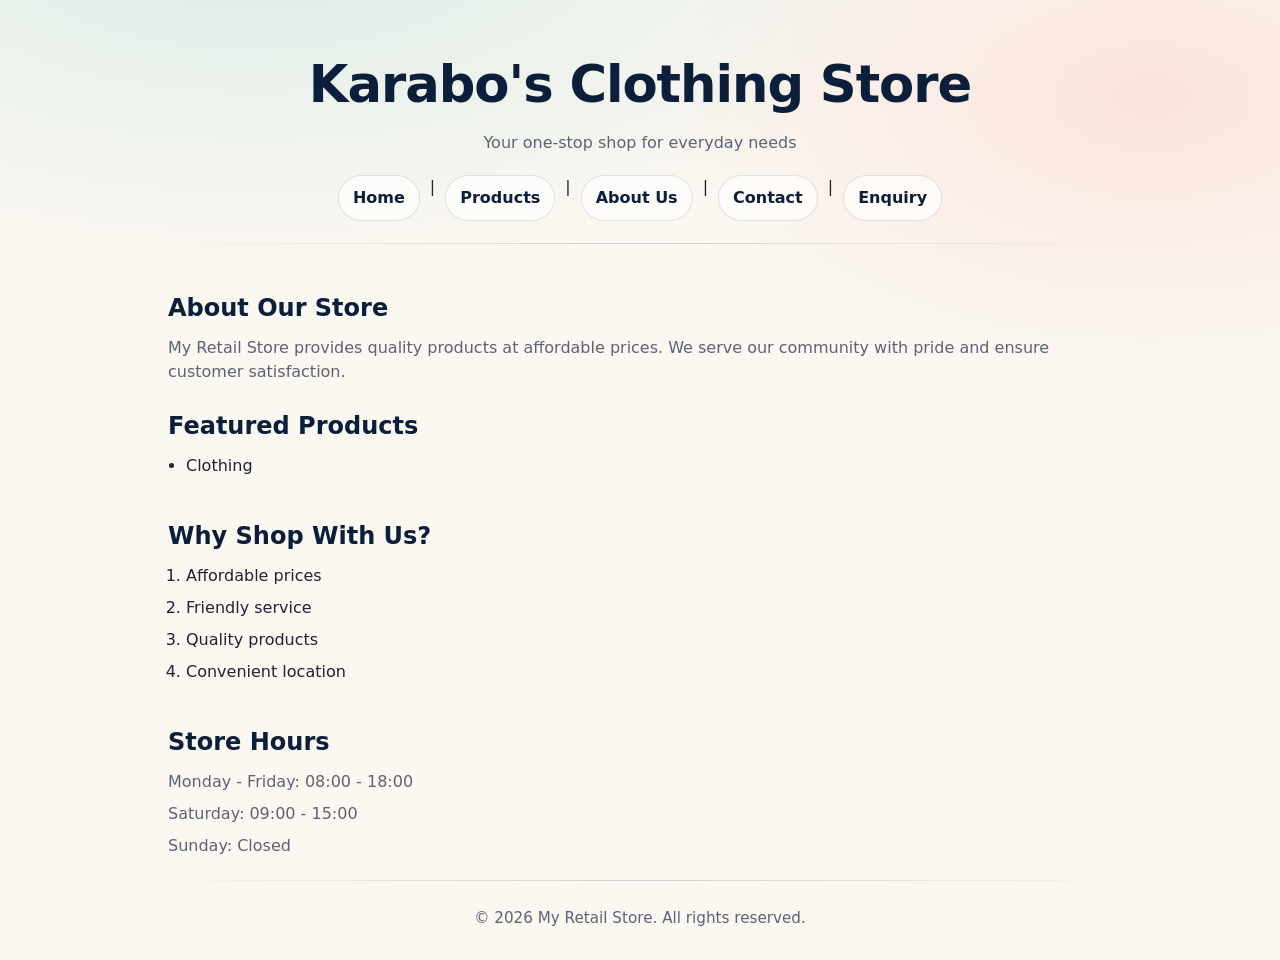
<file: index.html>
<!DOCTYPE html>
<html lang="en">
<head>
    <meta charset="UTF-8">
    <meta name="viewport" content="width=device-width, initial-scale=1.0">
    <title>My Retail Store</title>
    <link rel="stylesheet" href="style.css">
</head>

<body>
    

    <header>
        <h1> Karabo's Clothing Store </h1>
        <p>Your one-stop shop for everyday needs</p>
    </header>

    <nav>
        <a href="index.html">Home</a> |
        <a href="products.html">Products</a> |
        <a href="about.html">About Us</a> |
        <a href="contact.html">Contact</a> |
        <a href="enquiry.html">Enquiry</a>
    </nav>

    <hr>

    <section>
        <h2>About Our Store</h2>
        <p>
            My Retail Store provides quality products at affordable prices.
            We serve our community with pride and ensure customer satisfaction.
        </p>
    </section>

    <section>
        <h2>Featured Products</h2>
        <ul>
            <li>Clothing</li> 
        </ul>
    </section>

    <section>
        <h2>Why Shop With Us?</h2>
        <ol>
            <li>Affordable prices</li>
            <li>Friendly service</li>
            <li>Quality products</li>
            <li>Convenient location</li>
        </ol>
    </section>

    <section>
        <h2>Store Hours</h2>
        <p>Monday - Friday: 08:00 - 18:00</p>
        <p>Saturday: 09:00 - 15:00</p>
        <p>Sunday: Closed</p>
    </section>

    <hr>

    <footer>
        <p>&copy; 2026 My Retail Store. All rights reserved.</p>
    </footer>

</body>
</html>
</file>
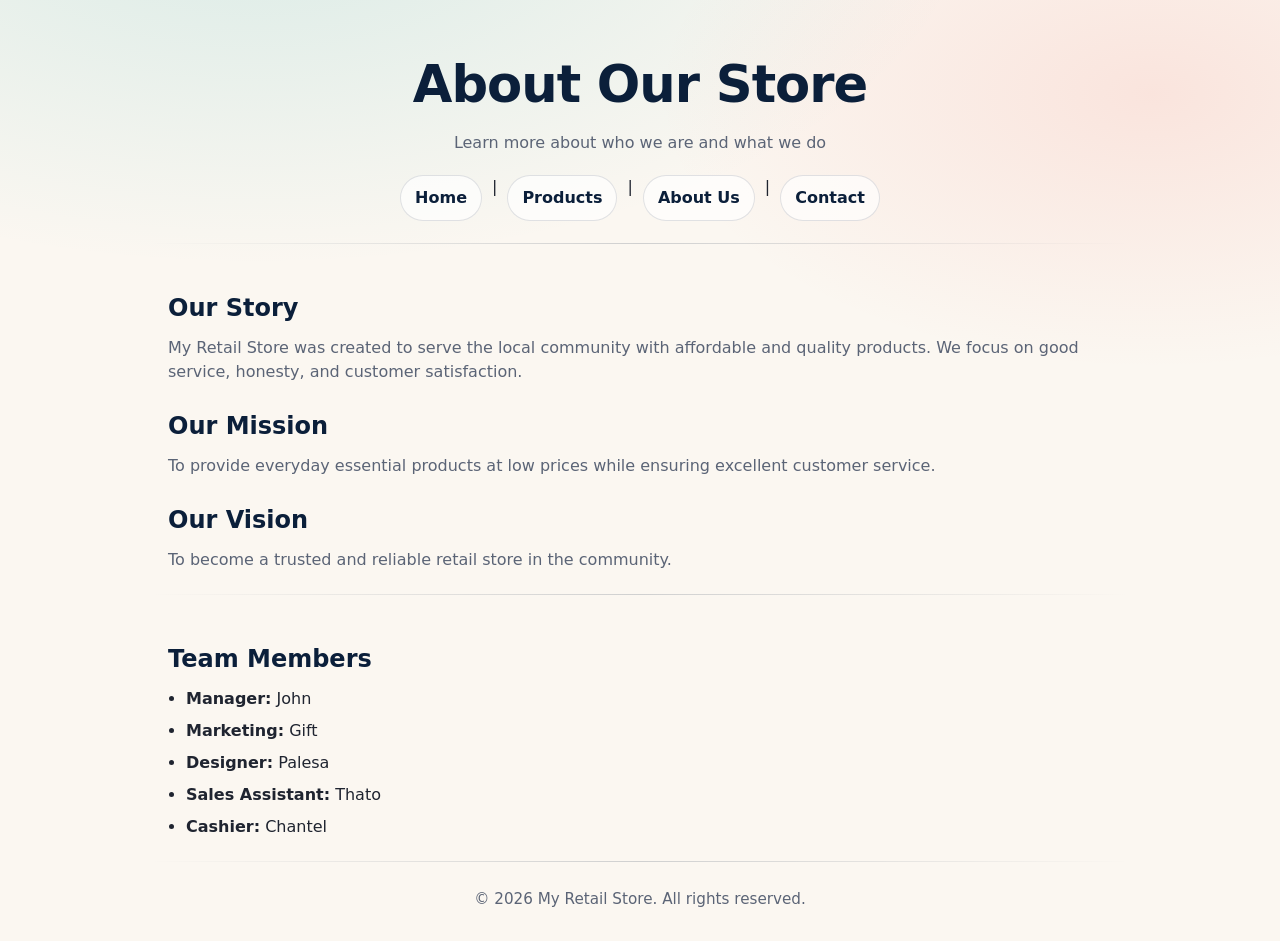
<file: about.html>
<!DOCTYPE html>
<html>
<head>
    <meta charset="UTF-8">
    <meta name="viewport" content="width=device-width, initial-scale=1.0">
    <title>About Us - My Retail Store</title>
    <link rel="stylesheet" href="style.css">
</head>

<body>

    <header>
        <h1>About Our Store</h1>
        <p>Learn more about who we are and what we do</p>
    </header>

    <nav>
        <a href="index.html">Home</a> |
        <a href="products.html">Products</a> |
        <a href="about.html">About Us</a> |
        <a href="contact.html">Contact</a>
    </nav>

    <hr>

    <section>
        <h2>Our Story</h2>
        <p>
            My Retail Store was created to serve the local community with affordable and
            quality products. We focus on good service, honesty, and customer satisfaction.
        </p>
    </section>

    <section>
        <h2>Our Mission</h2>
        <p>
            To provide everyday essential products at low prices while ensuring excellent
            customer service.
        </p>
    </section>

    <section>
        <h2>Our Vision</h2>
        <p>
            To become a trusted and reliable retail store in the community.
        </p>
    </section>

    <hr>

    <section>
        <h2>Team Members</h2>

        <ul>
            <li><strong>Manager:</strong> John</li>
            <li><strong>Marketing:</strong> Gift</li>
            <li><strong>Designer:</strong> Palesa</li>
            <li><strong>Sales Assistant:</strong> Thato</li>
            <li><strong>Cashier:</strong> Chantel</li>
        </ul>
    </section>

    <hr>

    <footer>
        <p>&copy; 2026 My Retail Store. All rights reserved.</p>
    </footer>

</body>
</html>
</file>
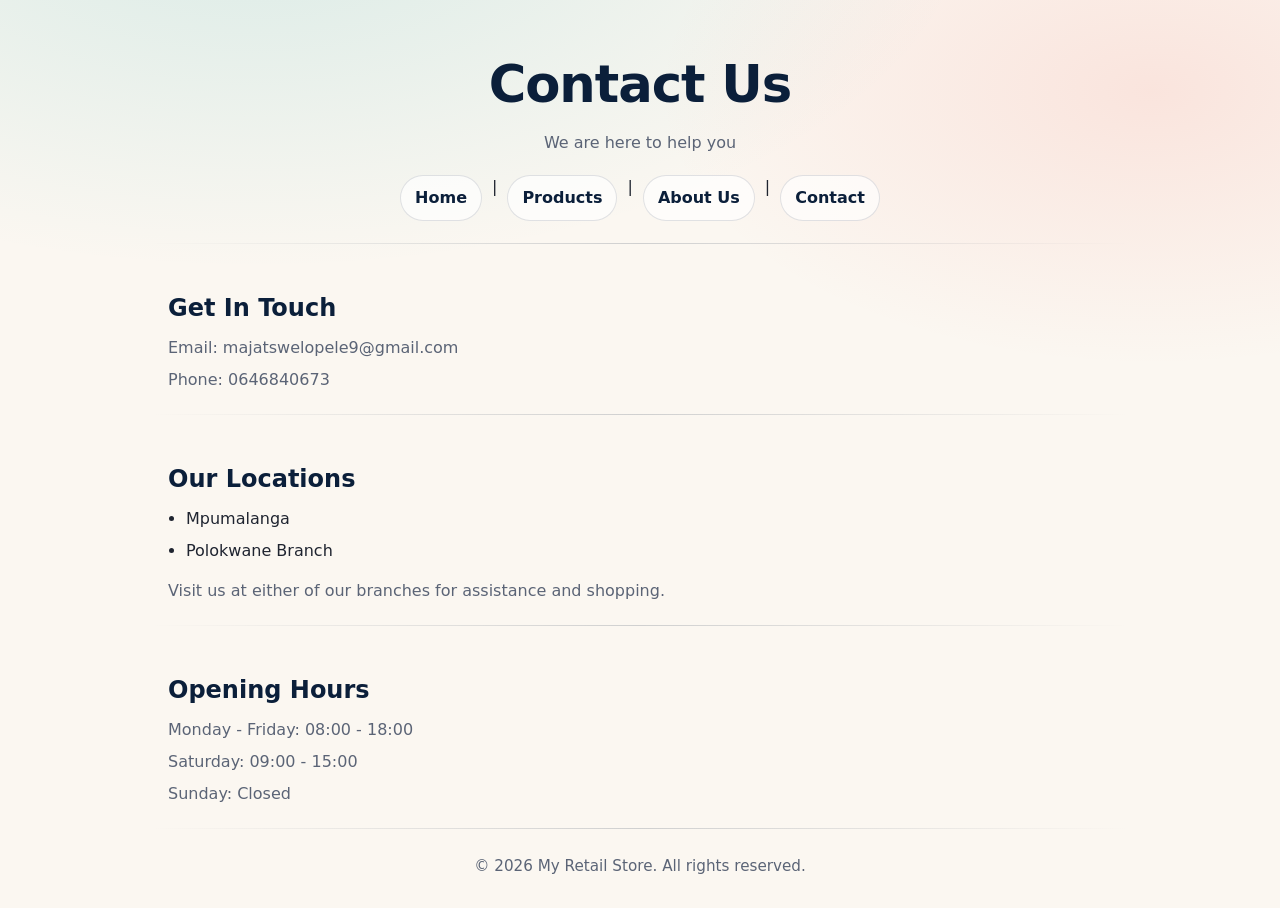
<file: contact.html>
<!DOCTYPE html>
<html>
<head>
    <meta charset="UTF-8">
    <meta name="viewport" content="width=device-width, initial-scale=1.0">
    <title>Contact Us - My Retail Store</title>
    <link rel="stylesheet" href="style.css">
</head>

<body>

    <header>
        <h1>Contact Us</h1>
        <p>We are here to help you</p>
    </header>

    <nav>
        <a href="index.html">Home</a> |
        <a href="products.html">Products</a> |
        <a href="about.html">About Us</a> |
        <a href="contact.html">Contact</a>
    </nav>

    <hr>

    <section>
        <h2>Get In Touch</h2>
        <p>Email: majatswelopele9@gmail.com</p>
        <p>Phone: 0646840673</p>
    </section>

    <hr>

    <section>
        <h2>Our Locations</h2>

        <ul>
            <li>Mpumalanga</li>
            <li>Polokwane Branch</li>
        </ul>

        <p>Visit us at either of our branches for assistance and shopping.</p>
    </section>

    <hr>

    <section>
        <h2>Opening Hours</h2>
        <p>Monday - Friday: 08:00 - 18:00</p>
        <p>Saturday: 09:00 - 15:00</p>
        <p>Sunday: Closed</p>
    </section>

    <hr>

    <footer>
        <p>&copy; 2026 My Retail Store. All rights reserved.</p>
    </footer>

</body>
</html>
</file>
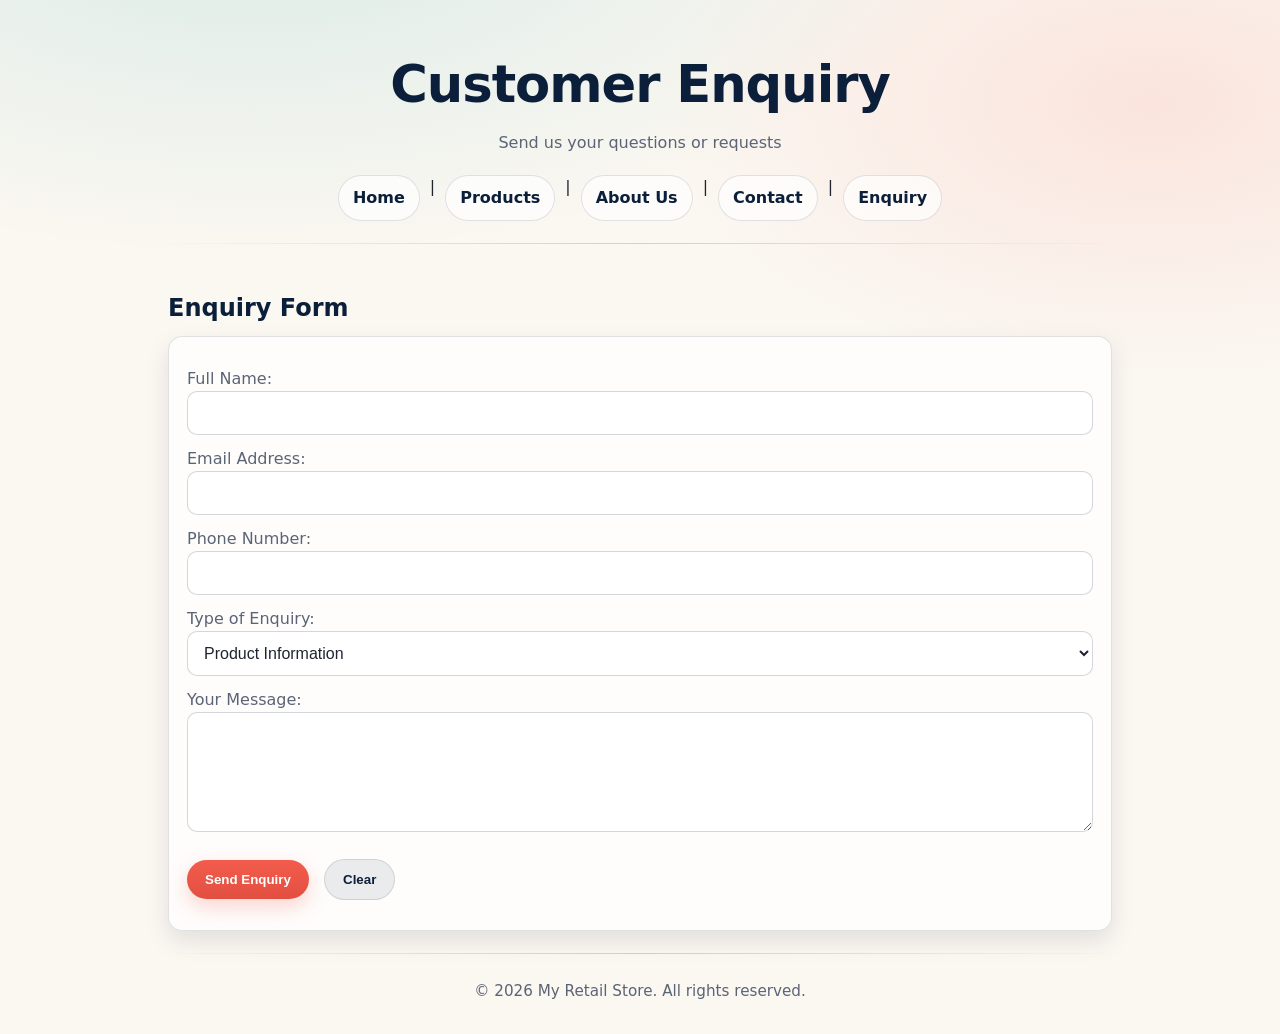
<file: enquiry.html>
<!DOCTYPE html>
<html>
<head>
    <meta charset="UTF-8">
    <meta name="viewport" content="width=device-width, initial-scale=1.0">
    <title>Enquiry - My Retail Store</title>
    <link rel="stylesheet" href="style.css">
</head>

<body>

    <header>
        <h1>Customer Enquiry</h1>
        <p>Send us your questions or requests</p>
    </header>

    <nav>
        <a href="index.html">Home</a> |
        <a href="products.html">Products</a> |
        <a href="about.html">About Us</a> |
        <a href="contact.html">Contact</a> |
        <a href="enquiry.html">Enquiry</a>
    </nav>

    <hr>

    <section>
        <h2>Enquiry Form</h2>

        <form action="mailto:majatswelopele9@gmail.com" method="post" enctype="text/plain">

            <p>
                Full Name:<br>
                <input type="text" name="fullname">
            </p>

            <p>
                Email Address:<br>
                <input type="email" name="email">
            </p>

            <p>
                Phone Number:<br>
                <input type="text" name="phone">
            </p>

            <p>
                Type of Enquiry:<br>
                <select name="type">
                    <option value="product">Product Information</option>
                    <option value="pricing">Pricing</option>
                    <option value="delivery">Delivery</option>
                    <option value="other">Other</option>
                </select>
            </p>

            <p>
                Your Message:<br>
                <textarea name="message" rows="5" cols="30"></textarea>
            </p>

            <p>
                <input type="submit" value="Send Enquiry">
                <input type="reset" value="Clear">
            </p>
        </form>

    </section>

    <hr>

    <footer>
        <p>&copy; 2026 My Retail Store. All rights reserved.</p>
    </footer>

</body>
</html>
</file>
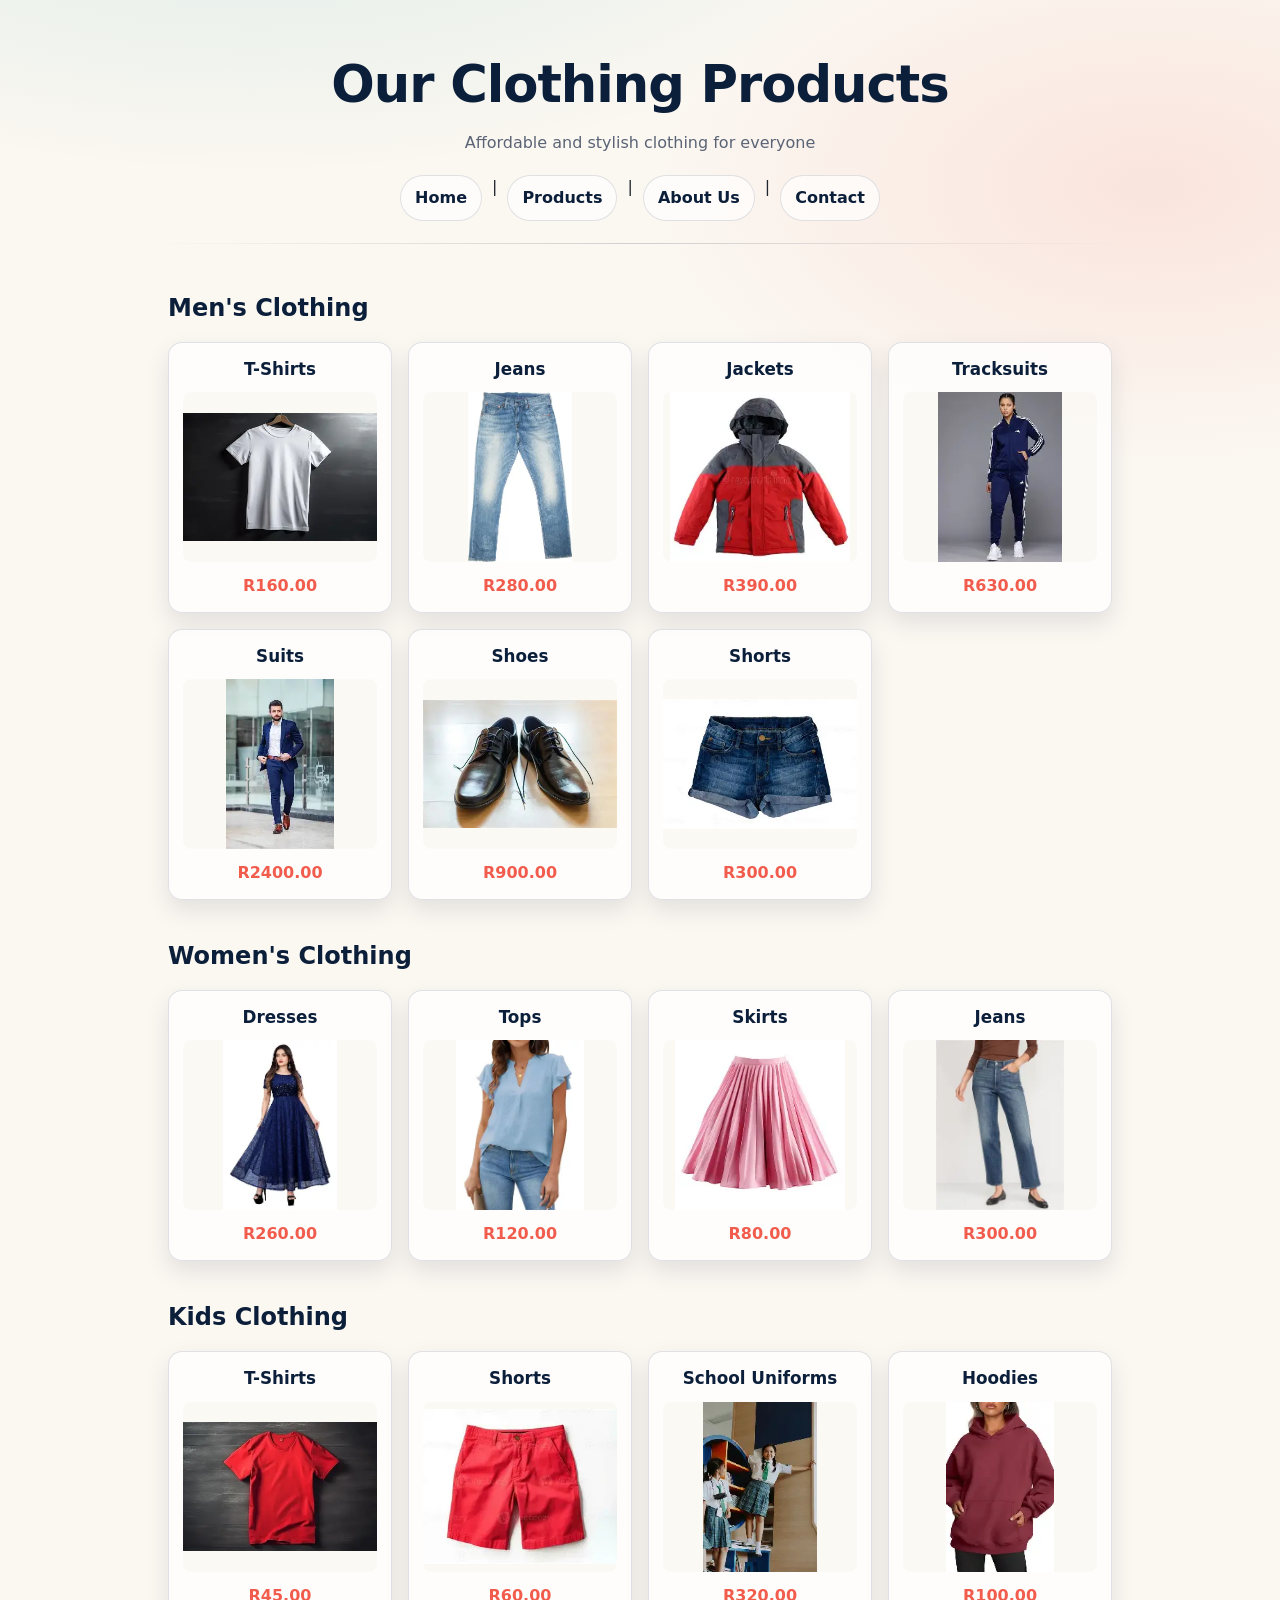
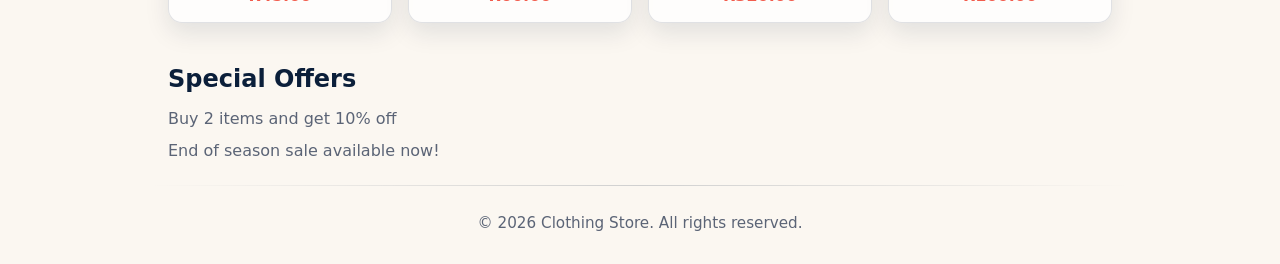
<file: products.html>
<!DOCTYPE html>
<html>
<head>
    <meta charset="UTF-8">
    <meta name="viewport" content="width=device-width, initial-scale=1.0">
    <title>Products - Clothing Store</title>
    <link rel="stylesheet" href="style.css">
</head>

<body>

    <header>
        
        <h1>Our Clothing Products</h1>
        <p>Affordable and stylish clothing for everyone</p>
    </header>

    <nav>
        <a href="index.html">Home</a> |
        <a href="products.html">Products</a> |
        <a href="about.html">About Us</a> |
        <a href="contact.html">Contact</a>
    </nav>

    <hr>

    <section>
        <h2>Men's Clothing</h2>
        <div class="product-grid">
            <div class="product-card">
                <h3>T-Shirts</h3>
                <img src="images/shirt.webp" alt="T-Shirts">
                <p class="price">R160.00</p>
            </div>
            <div class="product-card">
                <h3>Jeans</h3>
                <img src="images/jean.webp" alt="Jeans">
                <p class="price">R280.00</p>
            </div>
            <div class="product-card">
                <h3>Jackets</h3>
                <img src="images/jacket.webp" alt="Jackets">
                <p class="price">R390.00</p>
            </div>
            <div class="product-card">
                <h3>Tracksuits</h3>
                <img src="images/tracksuit.webp" alt="Tracksuits">
                <p class="price">R630.00</p>
            </div>
            <div class="product-card">
                <h3>Suits</h3>
                <img src="images/suits.webp" alt="Suits">
                <p class="price">R2400.00</p>
            </div>
            <div class="product-card">
                <h3>Shoes</h3>
                <img src="images/shoes.webp" alt="Shoes">
                <p class="price">R900.00</p>
            </div>
            <div class="product-card">
                <h3>Shorts</h3>
                <img src="images/shorts.webp" alt="Shorts">
                <p class="price">R300.00</p>
            </div>
        </div>
    </section>

    <section>
        <h2>Women's Clothing</h2>
        <div class="product-grid">
            <div class="product-card">
                <h3>Dresses</h3>
                <img src="images/dresses.webp" alt="Dresses">
                <p class="price">R260.00</p>
            </div>
            <div class="product-card">
                <h3>Tops</h3>
                <img src="images/tops.webp" alt="Tops">
                <p class="price">R120.00</p>
            </div>
            <div class="product-card">
                <h3>Skirts</h3>
                <img src="images/pink skirt.webp" alt="Pink Skirts">
                <p class="price">R80.00</p>
            </div>
            <div class="product-card">
                <h3>Jeans</h3>
                <img src="images/womens jeans.webp" alt="Jeans">
                <p class="price">R300.00</p>
            </div>
        </div>
    </section>

    <section>
        <h2>Kids Clothing</h2>
        <div class="product-grid">
            <div class="product-card">
                <h3>T-Shirts</h3>
                <img src="images/red shirt.webp" alt="T-Shirts">
                <p class="price">R45.00</p>
            </div>
            <div class="product-card">
                <h3>Shorts</h3>
                <img src="images/red shorts.webp" alt="Shorts">
                <p class="price">R60.00</p>
            </div>
            <div class="product-card">
                <h3>School Uniforms</h3>
                <img src="images/school uniform.webp" alt="School Uniforms">
                <p class="price">R320.00</p>
            </div>
            <div class="product-card">
                <h3>Hoodies</h3>
                <img src="images/red hoodie.webp" alt="Hoodie">
                <p class="price">R100.00</p>
            </div>
        </div>
    </section>


    <section>
        <h2>Special Offers</h2>
        <p>Buy 2 items and get 10% off</p>
        <p>End of season sale available now!</p>
    </section>

    <hr>

    <footer>
        <p>&copy; 2026 Clothing Store. All rights reserved.</p>
    </footer>

</body>
</html>
</file>
<file: style.css>
/* =========================
   Karabo's Clothing Store
   Theme: Navy + Teal + Warm Coral
   ========================= */

:root {
  --bg: #fbf7f1;           /* warm off-white */
  --card: #ffffff;
  --text: #1f2430;        /* near-black */
  --muted: #5b6476;

  --primary: #0b1f3a;    /* deep navy */
  --primary-2: #123a66;

  --accent: #0fa3a6;     /* rich teal */
  --accent-2: #09a89b;
  --cta: #f25c4d;        /* warm coral */
  --cta-2: #e24f40;

  --border: rgba(11, 31, 58, 0.12);
  --shadow: 0 10px 24px rgba(11, 31, 58, 0.10);

  --radius: 14px;
  --radius-sm: 10px;

  --maxw: 980px;
}

* { box-sizing: border-box; }

body {
  margin: 0;
  font-family: system-ui, -apple-system, Segoe UI, Roboto, Arial, sans-serif;
  background: radial-gradient(1200px 600px at 20% -10%, rgba(15, 163, 166, 0.14), transparent 60%),
              radial-gradient(900px 500px at 90% 10%, rgba(242, 92, 77, 0.12), transparent 55%),
              var(--bg);
  color: var(--text);
  line-height: 1.5;
}

header {
  max-width: var(--maxw);
  margin: 28px auto 0;
  padding: 18px 18px 10px;
}

header h1 {
  margin: 0;
  font-size: clamp(2rem, 4vw, 3.2rem);
  letter-spacing: -0.02em;
  text-align: center;
  color: var(--primary);
}

header p {
  margin: 8px auto 0;
  max-width: 60ch;
  text-align: center;
  color: var(--muted);
}

nav {
  max-width: var(--maxw);
  margin: 10px auto 18px;
  padding: 0 18px;
  display: flex;
  flex-wrap: wrap;
  justify-content: center;
  gap: 10px;
}

nav a {
  text-decoration: none;
  color: var(--primary);
  border: 1px solid var(--border);
  padding: 10px 14px;
  border-radius: 999px;
  background: rgba(255, 255, 255, 0.65);
  transition: transform 0.15s ease, background 0.15s ease, border-color 0.15s ease, color 0.15s ease;
  font-weight: 600;
}

nav a:hover {
  color: #061121;
  border-color: rgba(15, 163, 166, 0.45);
  background: rgba(15, 163, 166, 0.10);
  transform: translateY(-1px);
}

hr {
  max-width: var(--maxw);
  margin: 22px auto;
  border: 0;
  height: 1px;
  background: linear-gradient(90deg, transparent, rgba(11, 31, 58, 0.18), transparent);
}

section {
  max-width: var(--maxw);
  margin: 0 auto;
  padding: 14px 18px 0;
}

section > h2 {
  margin: 10px 0 10px;
  color: var(--primary);
  font-size: 1.5rem;
}

section p,
section li {
  color: var(--text);
}

section p {
  margin: 8px 0 0;
  color: var(--muted);
}

ul, ol {
  margin: 10px 0 16px 18px;
  padding: 0;
  color: var(--muted);
}

li {
  margin: 8px 0;
}

footer {
  max-width: var(--maxw);
  margin: 26px auto 30px;
  padding: 0 18px;
}

footer p {
  margin: 0;
  color: var(--muted);
  text-align: center;
  font-size: 0.95rem;
}

/* Forms (enquiry.html) */
form {
  background: rgba(255, 255, 255, 0.75);
  border: 1px solid var(--border);
  border-radius: var(--radius);
  padding: 18px;
  box-shadow: var(--shadow);
  margin: 10px 0 18px;
}

form p {
  margin: 12px 0;
}

input[type="text"],
input[type="email"],
select,
textarea {
  width: 100%;
  padding: 12px 12px;
  border-radius: var(--radius-sm);
  border: 1px solid rgba(11, 31, 58, 0.18);
  background: #fff;
  outline: none;
  transition: border-color 0.15s ease, box-shadow 0.15s ease;
  color: var(--text);
  font-size: 1rem;
}

input:focus,
select:focus,
textarea:focus {
  border-color: rgba(15, 163, 166, 0.7);
  box-shadow: 0 0 0 4px rgba(15, 163, 166, 0.18);
}

textarea { resize: vertical; min-height: 120px; }

input[type="submit"],
input[type="reset"] {
  appearance: none;
  border: 0;
  cursor: pointer;
  font-weight: 700;
  border-radius: 999px;
  padding: 12px 18px;
  margin-right: 10px;
  margin-top: 8px;
  transition: transform 0.15s ease, background 0.15s ease, box-shadow 0.15s ease;
}

input[type="submit"] {
  background: linear-gradient(180deg, var(--cta), var(--cta-2));
  color: #fff;
  box-shadow: 0 8px 20px rgba(242, 92, 77, 0.25);
}

input[type="reset"] {
  background: rgba(11, 31, 58, 0.08);
  color: var(--primary);
  border: 1px solid var(--border);
  box-shadow: none;
}

input[type="submit"]:hover,
input[type="reset"]:hover {
  transform: translateY(-1px);
}

input[type="submit"]:active,
input[type="reset"]:active {
  transform: translateY(0px);
}

/* Keep existing h1 rule support but make it nicer site-wide */
h1 {
  font-size: inherit;
}

/* Responsive tweaks (mobile/tablet) */
@media (max-width: 768px) {
  header {
    margin-top: 18px;
    padding: 14px 14px 6px;
  }

  nav {
    margin: 8px auto 12px;
    gap: 8px;
  }

  nav a {
    padding: 9px 12px;
    font-size: 0.95rem;
  }

  section {
    padding: 12px 14px 0;
  }

  section > h2 {
    font-size: 1.35rem;
  }

  .product-card img {
    height: 150px;
  }
}

@media (max-width: 480px) {
  header h1 {
    font-size: clamp(1.6rem, 8vw, 2.2rem);
  }

  nav {
    justify-content: flex-start;
  }

  nav a {
    padding: 8px 10px;
    font-size: 0.9rem;
    white-space: nowrap;
  }

  .product-grid {
    grid-template-columns: repeat(auto-fit, minmax(160px, 1fr));
    gap: 12px;
  }

  .product-card {
    padding: 12px;
    border-radius: calc(var(--radius) - 2px);
  }

  .product-card img {
    height: 135px;
  }

  form {
    padding: 14px;
  }
}

/* Products grid/cards */
.product-grid {
  display: grid;
  grid-template-columns: repeat(auto-fit, minmax(220px, 1fr));
  gap: 16px;
  padding: 6px 0 14px;
}

.product-card {
  background: rgba(255, 255, 255, 0.75);
  border: 1px solid var(--border);
  border-radius: var(--radius);
  box-shadow: var(--shadow);
  overflow: hidden;
  display: flex;
  flex-direction: column;
  align-items: center;
  padding: 14px;
}

.product-card h3 {
  margin: 0 0 10px;
  font-size: 1.05rem;
  color: var(--primary);
  text-align: center;
}

.product-card img {
  width: 100%;
  height: 170px;
  object-fit: contain;
  border-radius: calc(var(--radius) - 6px);
  background: rgba(251, 247, 241, 0.6);
}

.product-card .price {
  margin: 12px 0 0;
  color: var(--cta);
  font-weight: 800;
}
</file>
